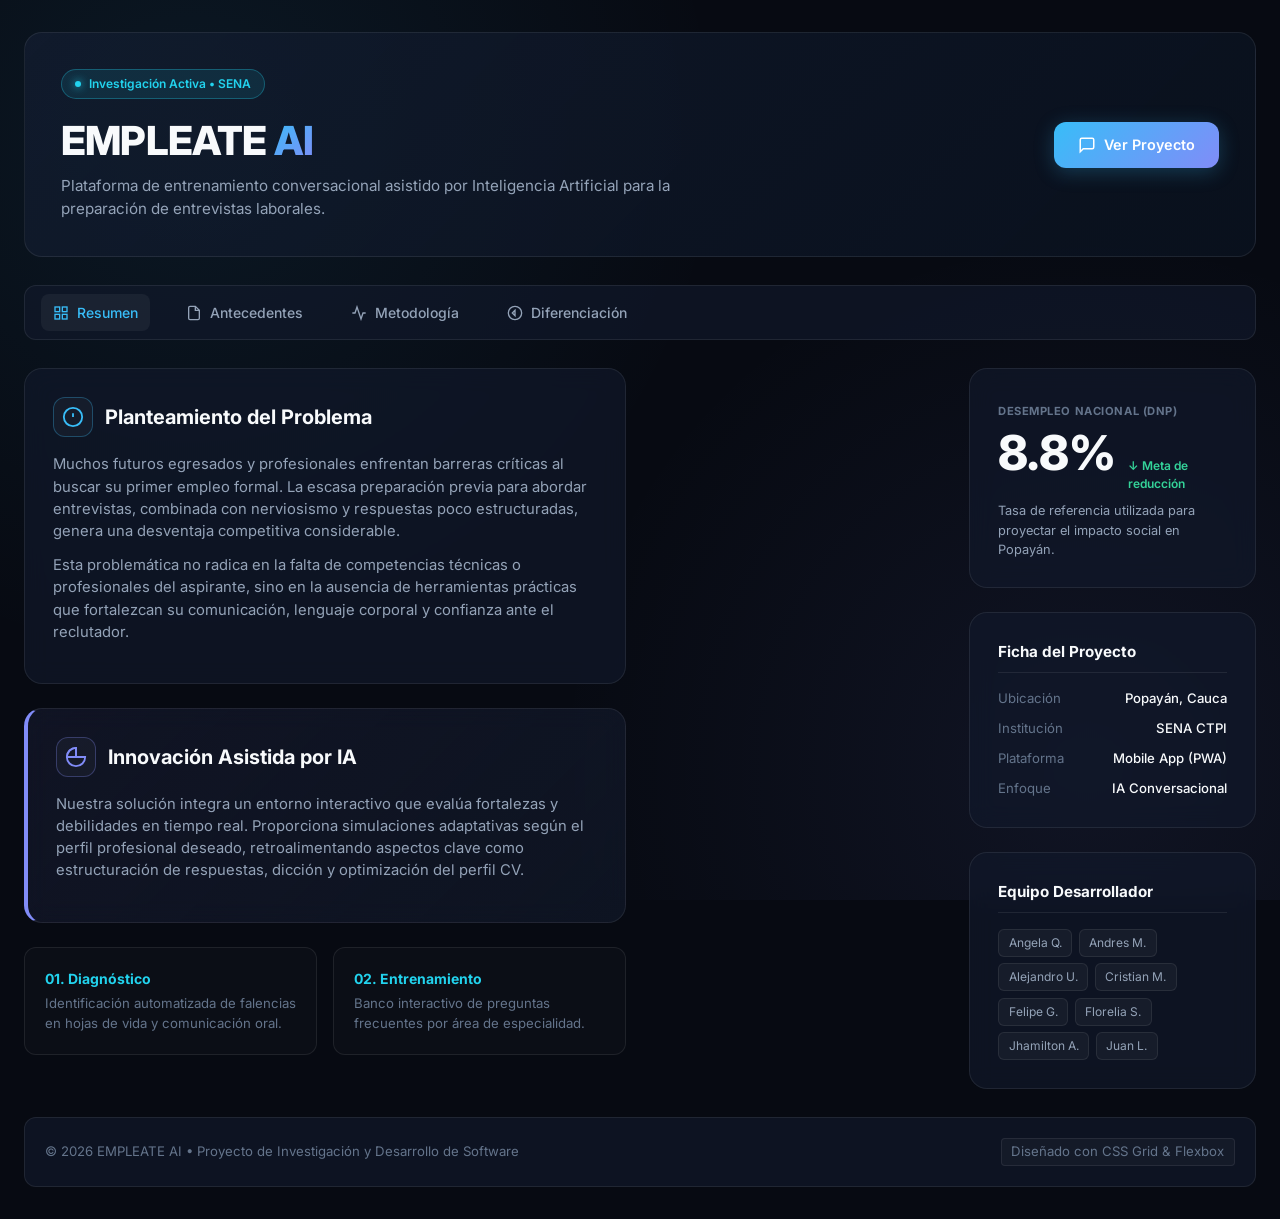
<file: cons/index.html>
<!DOCTYPE html>
<html lang="es">
<head>
  <meta charset="UTF-8">
  <meta name="viewport" content="width=device-width, initial-scale=1.0">
  <title>EMPLEATE AI — Portal de Investigación & Desarrollos</title>
  <link rel="stylesheet" href="styles.css">
  <!-- Fuente Inter desde Google Fonts -->
  <link rel="preconnect" href="https://fonts.googleapis.com">
  <link rel="preconnect" href="https://fonts.gstatic.com" crossorigin>
  <link href="https://fonts.googleapis.com/css2?family=Inter:wght@300;400;500;600;700;800&display=swap" rel="stylesheet">
</head>
<body>

  <!-- Layout Principal con CSS Grid -->
  <div class="app-container">

    <!-- ENCABEZADO PRINCIPAL -->
    <header class="header">
      <div class="header-branding">
        <div class="status-pill">
          <span class="status-dot"></span>
          <span>Investigación Activa &bull; SENA</span>
        </div>
        <h1>EMPLEATE <span class="gradient-text">AI</span></h1>
        <p class="header-description">
          Plataforma de entrenamiento conversacional asistido por Inteligencia Artificial para la preparación de entrevistas laborales.
        </p>
      </div>
      <div class="header-actions">
        <a href="#contacto" class="btn btn-primary">
          <svg width="18" height="18" viewBox="0 0 24 24" fill="none" stroke="currentColor" stroke-width="2"><path d="M21 15a2 2 0 0 1-2 2H7l-4 4V5a2 2 0 0 1 2-2h14a2 2 0 0 1 2 2z"></path></svg>
          Ver Proyecto
        </a>
      </div>
    </header>

    <!-- BARRA DE NAVEGACIÓN -->
    <nav class="nav">
      <ul class="nav-menu">
        <li><a href="#resumen" class="nav-item active">
          <svg width="16" height="16" viewBox="0 0 24 24" fill="none" stroke="currentColor" stroke-width="2"><rect x="3" y="3" width="7" height="7"></rect><rect x="14" y="3" width="7" height="7"></rect><rect x="14" y="14" width="7" height="7"></rect><rect x="3" y="14" width="7" height="7"></rect></svg>
          Resumen
        </a></li>
        <li><a href="#antecedentes" class="nav-item">
          <svg width="16" height="16" viewBox="0 0 24 24" fill="none" stroke="currentColor" stroke-width="2"><path d="M14 2H6a2 2 0 0 0-2 2v16a2 2 0 0 0 2 2h12a2 2 0 0 0 2-2V8z"></path><polyline points="14 2 14 8 20 8"></polyline></svg>
          Antecedentes
        </a></li>
        <li><a href="#metodologia" class="nav-item">
          <svg width="16" height="16" viewBox="0 0 24 24" fill="none" stroke="currentColor" stroke-width="2"><polyline points="22 12 18 12 15 21 9 3 6 12 2 12"></polyline></svg>
          Metodología
        </a></li>
        <li><a href="#diferenciacion" class="nav-item">
          <svg width="16" height="16" viewBox="0 0 24 24" fill="none" stroke="currentColor" stroke-width="2"><circle cx="12" cy="12" r="10"></circle><polygon points="12 8 8 12 12 16 12 8"></polygon></svg>
          Diferenciación
        </a></li>
      </ul>
    </nav>

    <!-- SECCIÓN PRINCIPAL (MAIN) -->
    <main class="main">
      
      <!-- Articulo 1: Planteamiento del Problema -->
      <article class="glass-card main-article">
        <div class="card-header">
          <div class="card-icon blue-glow">
            <svg width="22" height="22" viewBox="0 0 24 24" fill="none" stroke="currentColor" stroke-width="2"><circle cx="12" cy="12" r="10"></circle><line x1="12" y1="8" x2="12" y2="12"></line><line x1="12" y1="16" x2="12.01" y2="16"></line></svg>
          </div>
          <h2>Planteamiento del Problema</h2>
        </div>
        <p>
          Muchos futuros egresados y profesionales enfrentan barreras críticas al buscar su primer empleo formal. La escasa preparación previa para abordar entrevistas, combinada con nerviosismo y respuestas poco estructuradas, genera una desventaja competitiva considerable.
        </p>
        <p>
          Esta problemática no radica en la falta de competencias técnicas o profesionales del aspirante, sino en la ausencia de herramientas prácticas que fortalezcan su comunicación, lenguaje corporal y confianza ante el reclutador.
        </p>
      </article>

      <!-- Articulo 2: Solución Propuesta -->
      <article class="glass-card highlight-article">
        <div class="card-header">
          <div class="card-icon purple-glow">
            <svg width="22" height="22" viewBox="0 0 24 24" fill="none" stroke="currentColor" stroke-width="2"><path d="M12 2a10 10 0 1 0 10 10H12V2z"></path><path d="M12 12L2.1 12a10 10 0 0 1 9.9-10v10z"></path></svg>
          </div>
          <h2>Innovación Asistida por IA</h2>
        </div>
        <p>
          Nuestra solución integra un entorno interactivo que evalúa fortalezas y debilidades en tiempo real. Proporciona simulaciones adaptativas según el perfil profesional deseado, retroalimentando aspectos clave como estructuración de respuestas, dicción y optimización del perfil CV.
        </p>
      </article>

      <!-- Sub-grid de tarjetas secundarias dentro de MAIN -->
      <div class="inner-grid">
        <div class="mini-card">
          <h4>01. Diagnóstico</h4>
          <p>Identificación automatizada de falencias en hojas de vida y comunicación oral.</p>
        </div>
        <div class="mini-card">
          <h4>02. Entrenamiento</h4>
          <p>Banco interactivo de preguntas frecuentes por área de especialidad.</p>
        </div>
      </div>

    </main>

    <!-- ESPACIO EN BLANCO (.) DEFINIDO EN CSS GRID -->

    <!-- BARRA LATERAL (SIDEBAR / ASIDE) -->
    <aside class="sidebar">
      
      <!-- Widget Metric -->
      <div class="glass-card widget-stat">
        <span class="widget-label">DESEMPLEO NACIONAL (DNP)</span>
        <div class="stat-container">
          <span class="stat-value">8.8%</span>
          <span class="stat-trend negative">&darr; Meta de reducción</span>
        </div>
        <p class="widget-desc">Tasa de referencia utilizada para proyectar el impacto social en Popayán.</p>
      </div>

      <!-- Widget Ficha Técnica -->
      <div class="glass-card widget-info">
        <h3>Ficha del Proyecto</h3>
        <ul class="info-list">
          <li>
            <span class="info-key">Ubicación</span>
            <span class="info-val">Popayán, Cauca</span>
          </li>
          <li>
            <span class="info-key">Institución</span>
            <span class="info-val">SENA CTPI</span>
          </li>
          <li>
            <span class="info-key">Plataforma</span>
            <span class="info-val">Mobile App (PWA)</span>
          </li>
          <li>
            <span class="info-key">Enfoque</span>
            <span class="info-val">IA Conversacional</span>
          </li>
        </ul>
      </div>

      <!-- Widget Integrantes -->
      <div class="glass-card widget-team">
        <h3>Equipo Desarrollador</h3>
        <div class="team-tags">
          <span class="team-tag">Angela Q.</span>
          <span class="team-tag">Andres M.</span>
          <span class="team-tag">Alejandro U.</span>
          <span class="team-tag">Cristian M.</span>
          <span class="team-tag">Felipe G.</span>
          <span class="team-tag">Florelia S.</span>
          <span class="team-tag">Jhamilton A.</span>
          <span class="team-tag">Juan L.</span>
        </div>
      </div>

    </aside>

    <!-- PIE DE PÁGINA -->
    <footer class="footer">
      <div class="footer-content">
        <p>&copy; 2026 EMPLEATE AI &bull; Proyecto de Investigación y Desarrollo de Software</p>
        <span class="footer-badge">Diseñado con CSS Grid & Flexbox</span>
      </div>
    </footer>

  </div>

</body>
</html>
</file>
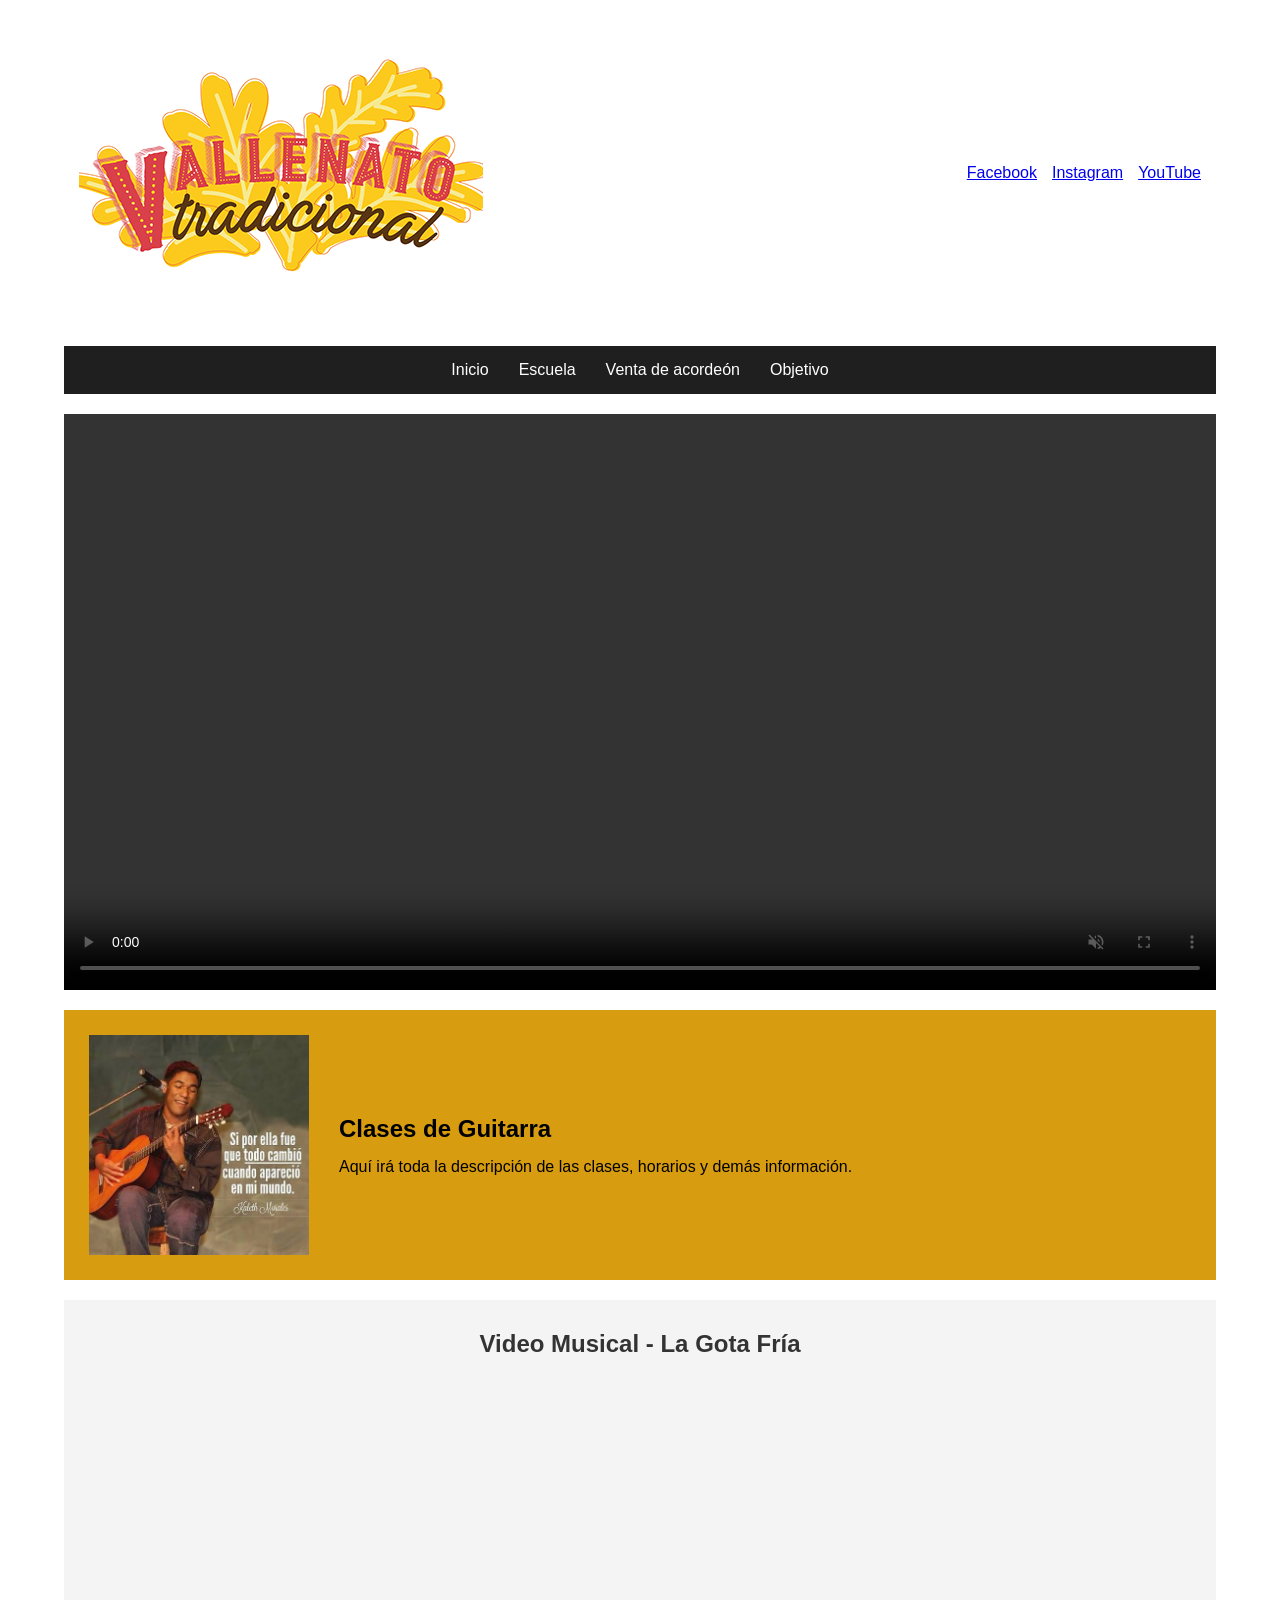
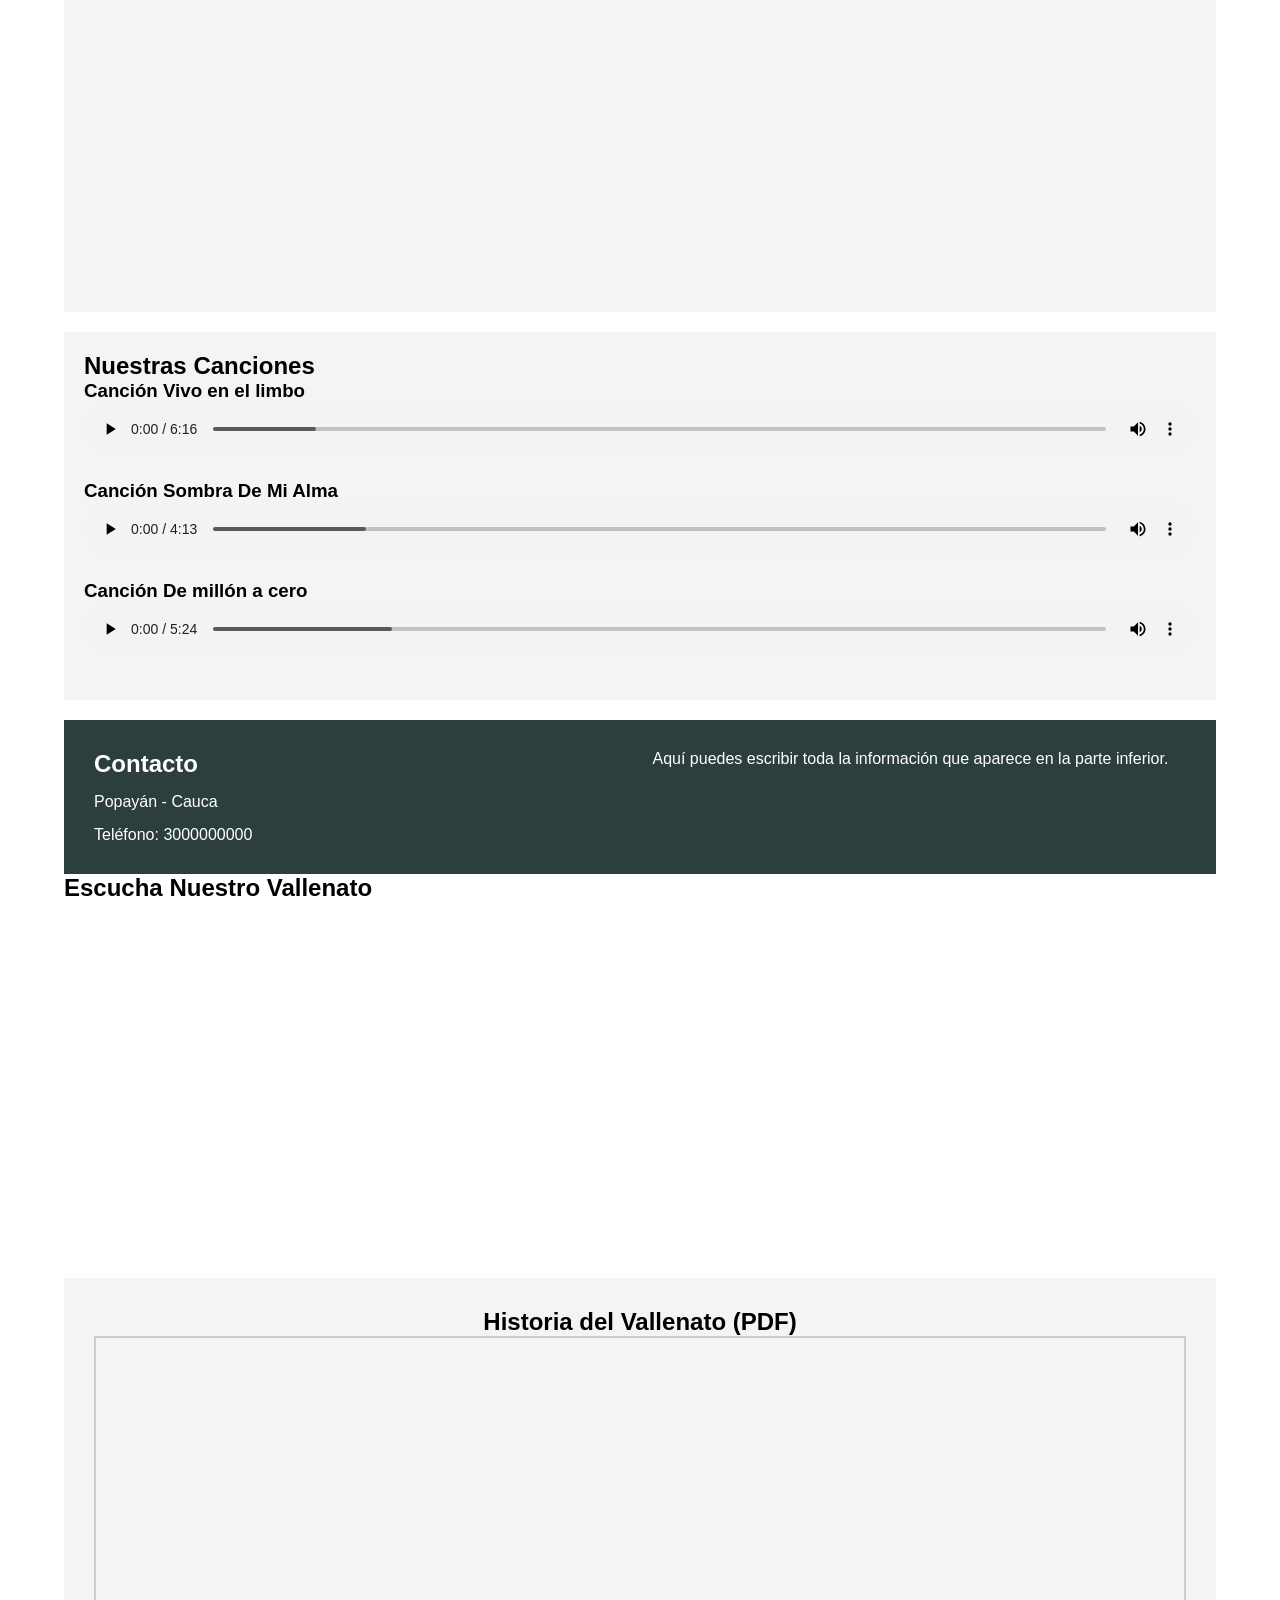
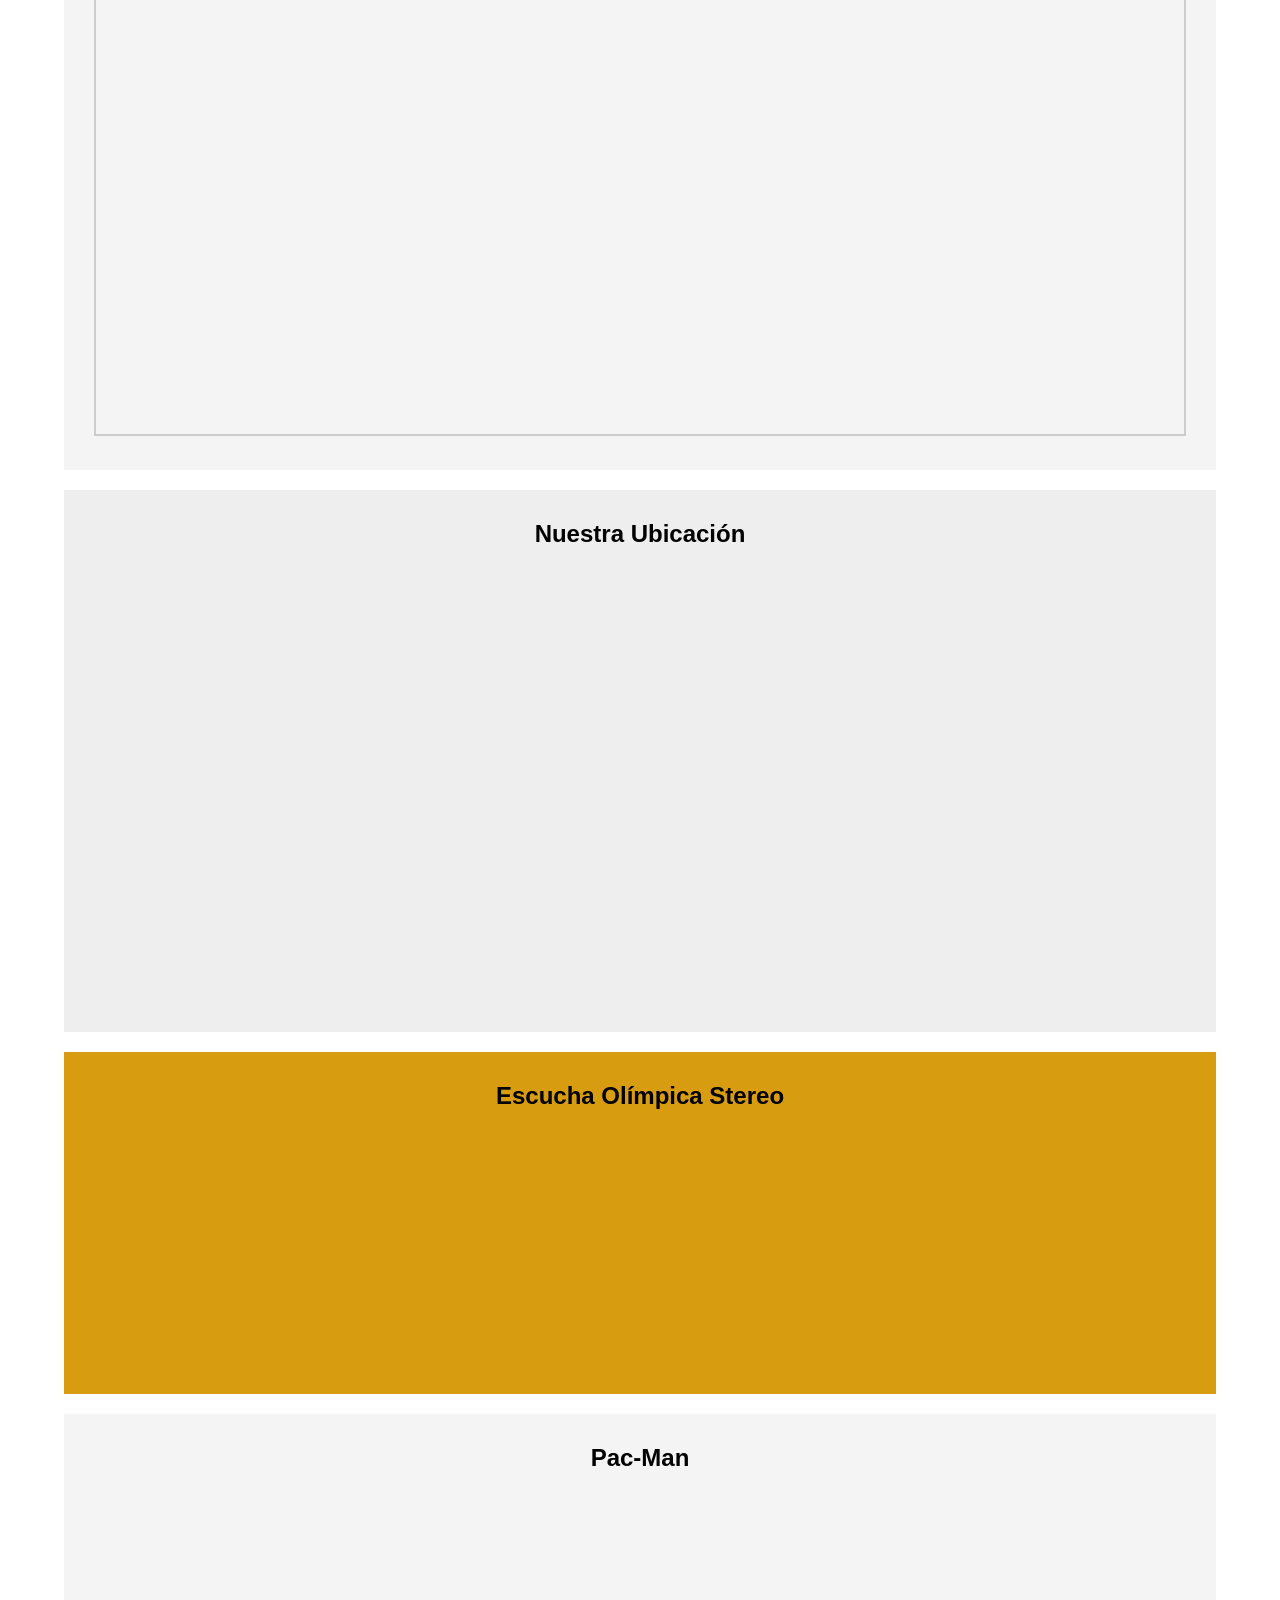
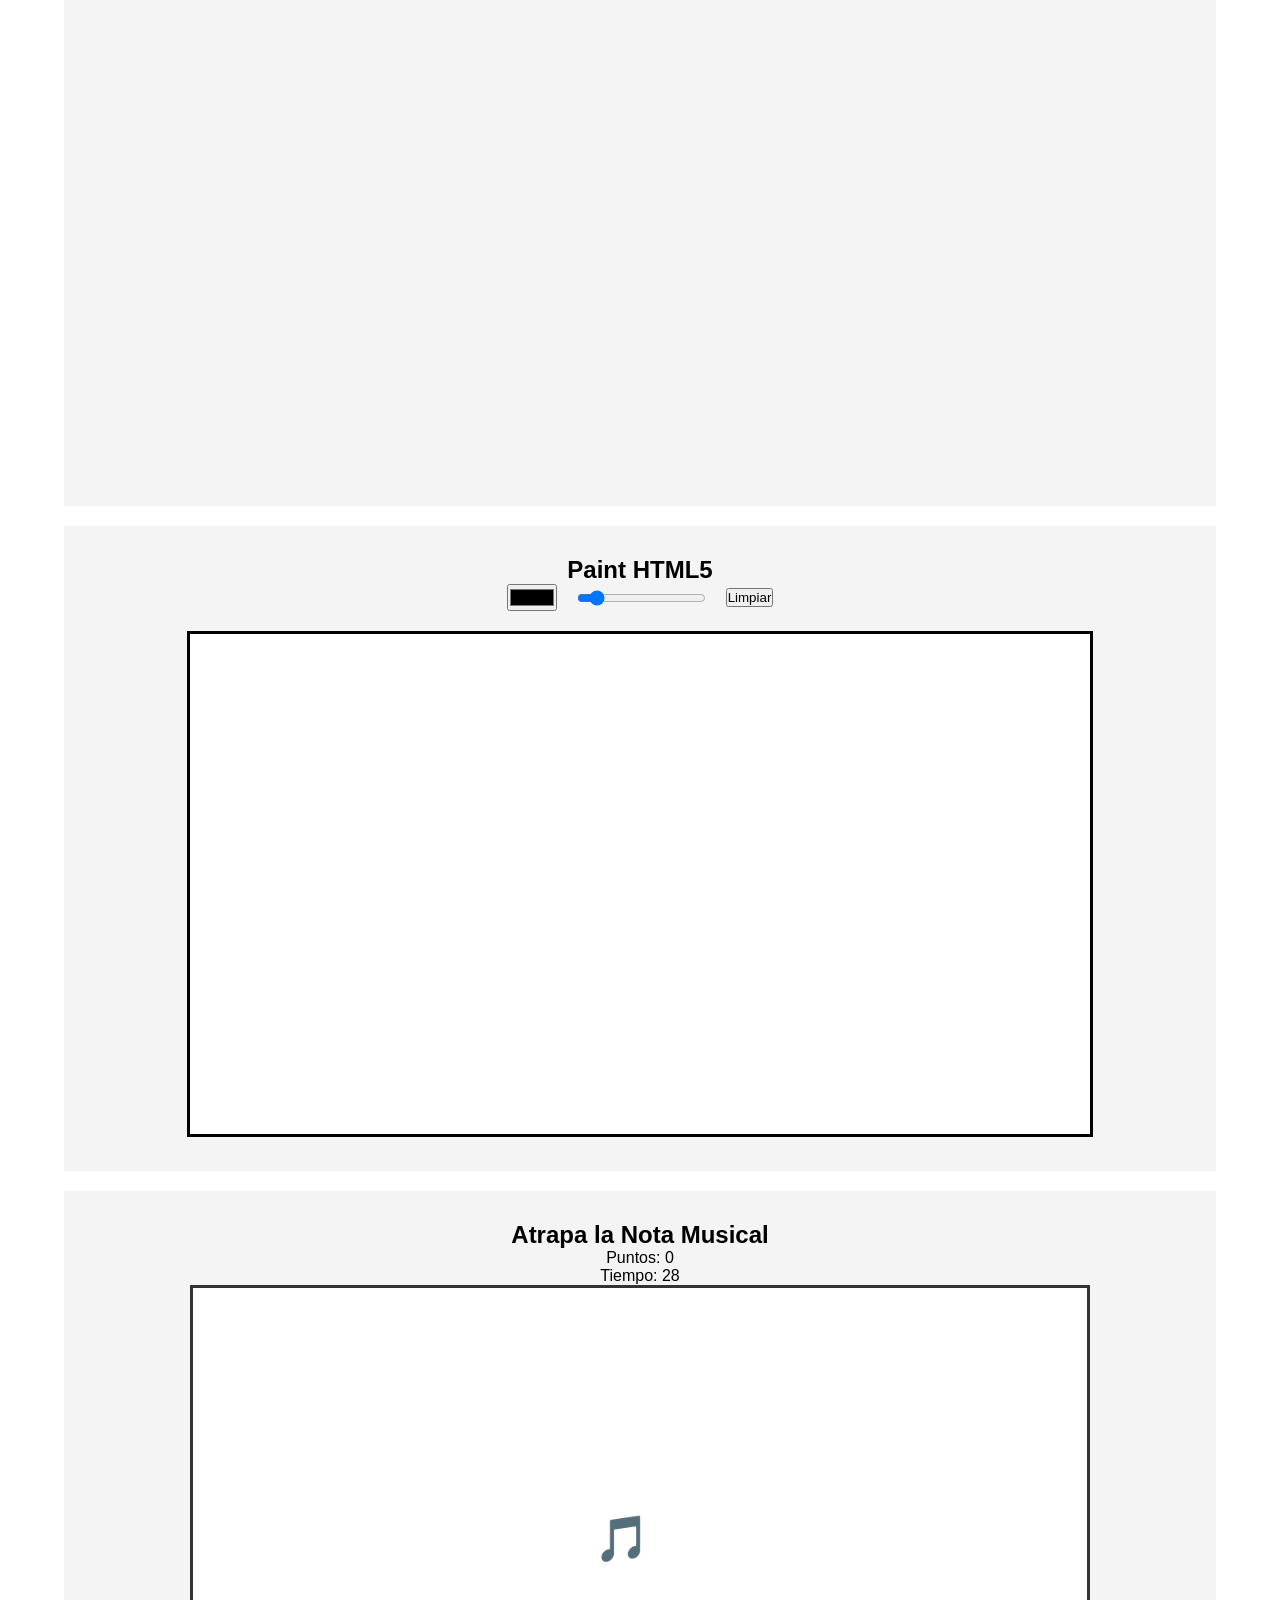
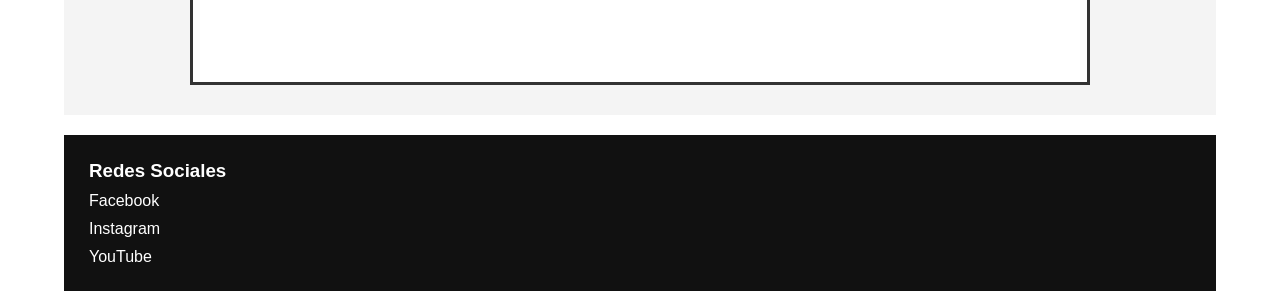
<file: html5.2/index.html>
<!DOCTYPE html>
<html lang="es">
<head>
    <meta charset="UTF-8">
    <meta name="viewport" content="width=device-width, initial-scale=1.0">
    <title>Escuela de Acordeón</title>
    <link rel="stylesheet" href="style.css">
</head>
<body>

<header>

    <img src="img/logovallenato.png" alt="Logo">

    <aside class="redes">
        <a href="#">Facebook</a>
        <a href="#">Instagram</a>
        <a href="#">YouTube</a>
    </aside>

</header>

<nav>

    <a href="#">Inicio</a>
    <a href="#">Escuela</a>
    <a href="#">Venta de acordeón</a>
    <a href="#">Objetivo</a>

</nav>

<div id="slider">

    <video controls autoplay muted loop>

        <source src="video/WhatsApp Video 2026-07-24 at 8.51.29 AM.mp4" type="video/mp4">

        Tu navegador no soporta el video.

    </video>

</div>

<main>

<section class="amarillo">

    <img src="img/guitarra.jpg" alt="Guitarra">

    <article>

        <h2>Clases de Guitarra</h2>

        <p>
            Aquí irá toda la descripción de las clases,
            horarios y demás información.
        </p>

    </article>

</section>

<section class="video-web">

    <h2>Video Musical - La Gota Fría</h2>

    <iframe 
  width="560" 
  height="315" 
  src="https://www.youtube.com/embed/lIRQS71Ggfs" 
  title="YouTube video player" 
  frameborder="0" 
  allow="accelerometer; autoplay; clipboard-write; encrypted-media; gyroscope; picture-in-picture; web-share" 
  referrerpolicy="strict-origin-when-cross-origin" 
  allowfullscreen>
</iframe>

</section>

<section class="musica">

    <h2>Nuestras Canciones</h2>

    <article>

        <h3>Canción Vivo en el limbo</h3>

        <audio controls>
            <source src="audio/Vivo en el limbo.mp3" type="audio/mpeg">
        </audio>

    </article>

    <article>

        <h3>Canción Sombra De Mi Alma</h3>

        <audio controls>
            <source src="audio/Sombra De Mi Alma.mp3" type="audio/mpeg">
        </audio>

    </article>

    <article>

        <h3>Canción De millón a cero</h3>

        <audio controls>
            <source src="audio/De millón a cero - kaleth Morales.mp3" type="audio/mpeg">
        </audio>

    </article>

</section>

<section class="gris">

    <article>

        <h2>Contacto</h2>

        <p>Popayán - Cauca</p>

        <p>Teléfono: 3000000000</p>

    </article>

    <article>

        <p>
            Aquí puedes escribir toda la información
            que aparece en la parte inferior.
        </p>

    </article>

</section>

<section class="spotify">

    <h2>Escucha Nuestro Vallenato</h2>

    <iframe data-testid="embed-iframe" style="border-radius:12px" src="https://open.spotify.com/embed/track/6asU7VrauYm6nqd1lZw3pP?utm_source=generator&si=2dfbc2f7fb9c4528" width="100%" height="352" frameBorder="0" allowfullscreen="" allow="autoplay; clipboard-write; encrypted-media; fullscreen; picture-in-picture" loading="lazy"></iframe>

</section>

<section class="pdf">

    <h2>Historia del Vallenato (PDF)</h2>

    <iframe
        src="pdf/Dialnet-OrigenesDeLaMusicaVallenataYSustentabilidadCultura-9482979.pdf"
        width="100%"
        height="700">
    </iframe>

</section>


<section class="mapa">

    <h2>Nuestra Ubicación</h2>

    <iframe src="https://www.google.com/maps/embed?pb=!1m18!1m12!1m3!1d4899.575488975486!2d-76.55755912503137!3d2.4753794975033743!2m3!1f0!2f0!3f0!3m2!1i1024!2i768!4f13.1!3m3!1m2!1s0x8e3005304a8c98bb%3A0xa1bb2b44994d0e71!2sFuerza%20Vallenata!5e1!3m2!1ses-419!2sco!4v1784738673205!5m2!1ses-419!2sco" width="600" height="450" style="border:0;" allowfullscreen="" loading="lazy" referrerpolicy="strict-origin-when-cross-origin"></iframe>

</section>


<section class="emisora">

    <h2>Escucha Olímpica Stereo</h2>

    <iframe
        src="https://zeno.fm/player/olimpica-stereo"
        width="100%"
        height="250"
        frameborder="0"
        scrolling="no">
    </iframe>

</section>

<section class="juego">

    <h2>Pac-Man</h2>

    <iframe
        src="https://freepacman.org/"
        width="100%"
        height="600">
    </iframe>

</section>

<section class="paint">

    <h2>Paint HTML5</h2>

    <div class="herramientas">

        <input type="color" id="color" value="#000000">

        <input type="range" id="grosor" min="1" max="20" value="3">

        <button id="limpiar">Limpiar</button>

    </div>

    <canvas id="lienzo" width="900" height="500"></canvas>

</section>

<section class="juego-js">

    <h2>Atrapa la Nota Musical</h2>

    <p>Puntos: <span id="puntos">0</span></p>

    <p>Tiempo: <span id="tiempo">30</span></p>

    <div id="areaJuego">

        <div id="nota">🎵</div>

    </div>

</section>

<footer>

    <article>

        <h3>Redes Sociales</h3>

        <p>Facebook</p>
        <p>Instagram</p>
        <p>YouTube</p>

    </article>

</footer>

</main>

<script src="script.js"></script>
</body>
</html>
</file>
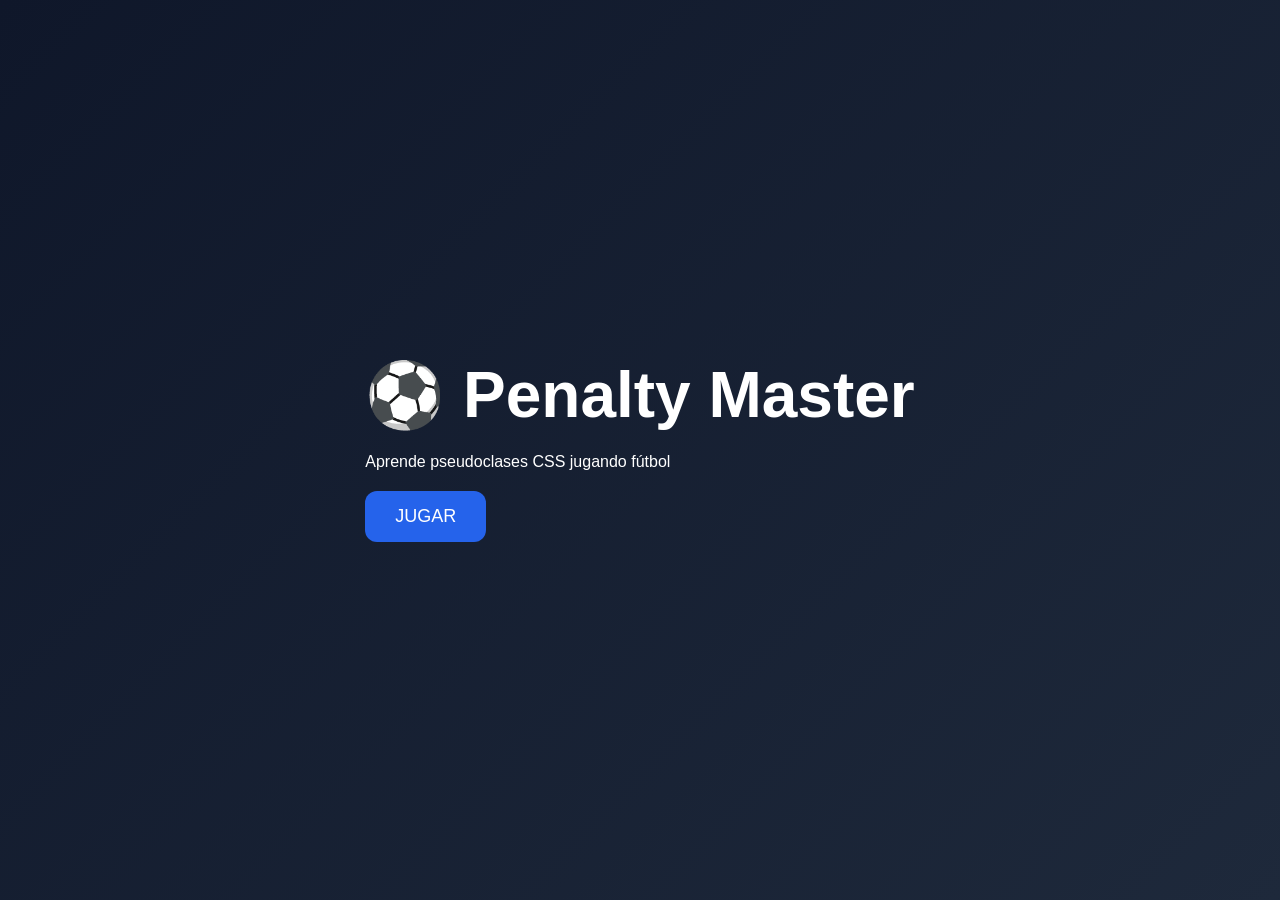
<file: PenaltyMaster/index.html>
<!DOCTYPE html>
<html lang="es">
<head>

    <meta charset="UTF-8">
    <meta name="viewport" content="width=device-width, initial-scale=1.0">

    <title>Penalty Master</title>

    <link rel="stylesheet" href="css/style.css">

</head>
<body>

<!-- =================================== -->
<!-- INICIO -->
<!-- =================================== -->

<section id="pantallaInicio" class="pantalla activa">

    <div class="contenedor">

        <h1>⚽ Penalty Master</h1>

        <p>
            Aprende pseudoclases CSS jugando fútbol
        </p>

        <button id="btnIniciar">
            JUGAR
        </button>

    </div>

</section>

<!-- =================================== -->
<!-- EQUIPOS -->
<!-- =================================== -->

<section id="pantallaEquipos" class="pantalla">

    <h2>Selecciona tu equipo</h2>

    <div class="equipos">

        <label class="equipo-card">

            <input type="radio"
                   name="equipo"
                   value="colombia">

            🇨🇴 Colombia

        </label>

        <label class="equipo-card">

            <input type="radio"
                   name="equipo"
                   value="brasil">

            🇧🇷 Brasil

        </label>

        <label class="equipo-card">

            <input type="radio"
                   name="equipo"
                   value="argentina">

            🇦🇷 Argentina

        </label>

        <label class="equipo-card">

            <input type="radio"
                   name="equipo"
                   value="francia">

            🇫🇷 Francia

        </label>

        <label class="equipo-card">

            <input type="radio"
                   name="equipo"
                   value="españa">

            🇪🇸 España

        </label>

    </div>

    <button id="btnEquipo">
        Continuar
    </button>

</section>

<!-- =================================== -->
<!-- JUGADORES -->
<!-- =================================== -->

<section id="pantallaJugadores" class="pantalla">

    <h2>Registro de Jugadores</h2>

    <div class="configuracion">

        <label>

            Cantidad de jugadores

            <select id="cantidadJugadores">

                <option value="3">3</option>

                <option value="5">5</option>

                <option value="7">7</option>

                <option value="11">11</option>

            </select>

        </label>

        <button id="crearFormulario">

            Crear Jugadores

        </button>

    </div>

    <div id="formJugadores">

        <!-- Se crea automáticamente -->

    </div>

    <button id="guardarJugadores">

        Guardar Equipo

    </button>

</section>

<!-- =================================== -->
<!-- FORMACION -->
<!-- =================================== -->

<section id="pantallaFormacion" class="pantalla">

    <h2>⚽ Formación del Equipo</h2>

    <p>
        Los jugadores se crearán automáticamente
    </p>

    <div id="equipoGenerado">

    </div>

    <button id="btnPenales">

        Iniciar Penales

    </button>

</section>

<!-- =================================== -->
<!-- PENALES -->
<!-- =================================== -->

<section id="pantallaPenales" class="pantalla">

    <h2>🥅 Tanda de Penales</h2>

    <div id="marcador">

        <span>⚽ Goles: 0</span>

        <span>🥅 Atajadas: 0</span>

    </div>

    <div id="jugadorActual">

        Jugador Actual

    </div>

    <div class="cancha">

    <div class="grama">

        <!-- Área -->

        <div class="area"></div>

        <!-- Portería -->

        <div class="porteria">

            <div class="poste izquierdo"></div>

            <div class="poste derecho"></div>

            <div class="travesano"></div>

            <div class="red"></div>

<div class="zonas-tiro">

    <div class="zona" data-x="20" data-y="25"></div>
    <div class="zona" data-x="50" data-y="25"></div>
    <div class="zona" data-x="80" data-y="25"></div>

    <div class="zona" data-x="20" data-y="55"></div>
    <div class="zona" data-x="50" data-y="55"></div>
    <div class="zona" data-x="80" data-y="55"></div>

    <div class="zona" data-x="20" data-y="85"></div>
    <div class="zona" data-x="50" data-y="85"></div>
    <div class="zona" data-x="80" data-y="85"></div>

</div>


            <!-- Arquero -->

            <div id="arquero" class="arquero"></div>

        </div>

        <!-- Balón -->

        <div id="balon" class="balon"></div>

        <!-- Jugador -->

        <div id="jugador" class="jugador"></div>

    </div>

</div>

    <div class="direcciones">

        <button class="direccion"
                data-dir="izquierda">

            ⬅️

        </button>

        <button class="direccion"
                data-dir="centro">

            ⬆️

        </button>

        <button class="direccion"
                data-dir="derecha">

            ➡️

        </button>

    </div>

    <div id="resultadoPenal">

    </div>

</section>

<!-- =================================== -->
<!-- RESULTADOS -->
<!-- =================================== -->

<section id="pantallaResultado" class="pantalla">

    <h2>🏆 Resultado Final</h2>

    <div id="estadisticas">

        <p>Partido Finalizado</p>

    </div>

    <button id="reiniciar">

        Jugar Nuevamente

    </button>

</section>

<script src="js/script.js"></script>

</body>
</html>
</file>
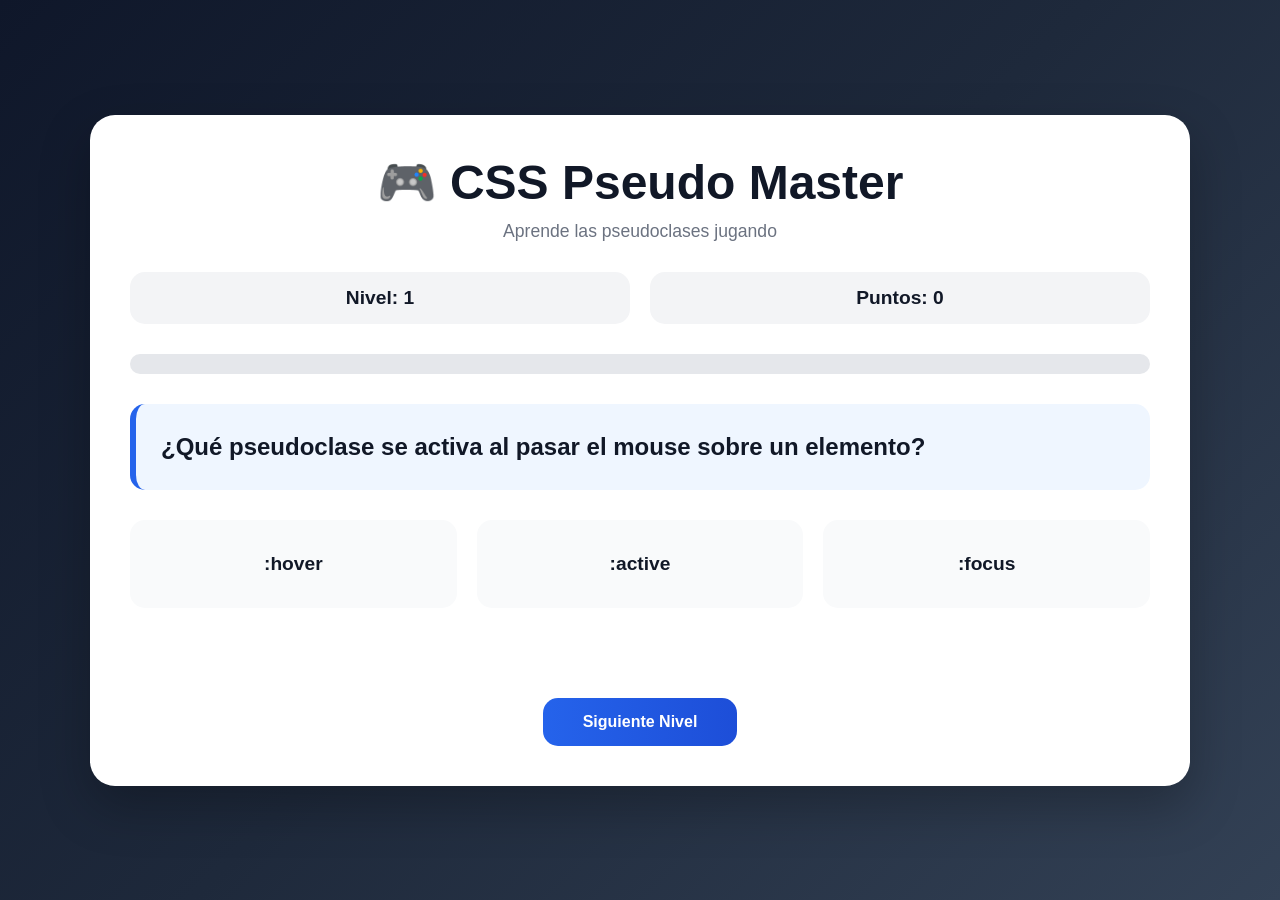
<file: juego/indeex.html>
<!DOCTYPE html>
<html lang="es">

<head>
    <meta charset="UTF-8">
    <meta name="viewport" content="width=device-width, initial-scale=1.0">
    <title>CSS Pseudo Master</title>

    <link rel="stylesheet" href="style.css">
</head>

<body>

    <section class="game-container">

        <!-- ENCABEZADO -->

        <div class="header">

            <h1>🎮 CSS Pseudo Master</h1>

            <p>
                Aprende las pseudoclases jugando
            </p>

        </div>

        <!-- ESTADISTICAS -->

        <div class="stats">

            <div class="stat-box">
                Nivel:
                <span id="nivel">
                    1
                </span>
            </div>

            <div class="stat-box">
                Puntos:
                <span id="score">
                    0
                </span>
            </div>

        </div>

        <!-- BARRA DE PROGRESO -->

        <div class="progress-container">

            <div
                id="progress-bar"
                class="progress-bar">
            </div>

        </div>

        <!-- PREGUNTA -->

        <div class="question-card">

            <h2 id="question">

                Cargando pregunta...

            </h2>

        </div>

        <!-- OPCIONES -->

        <div
            id="options"
            class="options">

        </div>

        <!-- MENSAJE -->

        <div
            id="message"
            class="message">

        </div>

        <!-- BOTON -->

        <div class="button-container">

            <button
                id="nextBtn">

                Siguiente Nivel

            </button>

        </div>

        <!-- RESULTADO FINAL -->

        <div
            id="final-screen"
            class="final-screen">

            <h2>
                🏆 Juego Completado
            </h2>

            <p id="final-score">

            </p>

            <h3 id="rank">

            </h3>

            <button
                onclick="location.reload()">

                Jugar Otra Vez

            </button>

        </div>

    </section>

    <script src="jue.js"></script>

</body>

</html>
</file>
<file: cons/styles.css>
/* ===================================================
   1. VARIABLES DE DISEÑO & CONFIGURACIÓN GLOBAL
   =================================================== */
:root {
  --bg-dark: #070a12;
  --bg-card: rgba(18, 26, 43, 0.65);
  --bg-card-hover: rgba(26, 37, 61, 0.85);
  --border-color: rgba(255, 255, 255, 0.08);
  --border-glow: rgba(56, 189, 248, 0.25);
  
  --accent-blue: #38bdf8;
  --accent-purple: #818cf8;
  --accent-cyan: #22d3ee;
  --text-primary: #f8fafc;
  --text-secondary: #94a3b8;
  --text-muted: #64748b;

  --font-main: 'Inter', system-ui, -apple-system, sans-serif;
  --radius-lg: 18px;
  --radius-md: 12px;
  --radius-sm: 8px;
}

* {
  margin: 0;
  padding: 0;
  box-sizing: border-box;
}

body {
  background-color: var(--bg-dark);
  background-image: 
    radial-gradient(circle at 15% 15%, rgba(56, 189, 248, 0.08) 0%, transparent 40%),
    radial-gradient(circle at 85% 85%, rgba(129, 140, 248, 0.08) 0%, transparent 40%);
  background-attachment: fixed;
  color: var(--text-primary);
  font-family: var(--font-main);
  min-height: 100vh;
  padding: 2rem 1.5rem;
  line-height: 1.5;
}

/* ===================================================
   2. MAPA DE ÁREAS CSS GRID (Estructura de la Clase)
   =================================================== */
.header  { grid-area: header; }
.nav     { grid-area: nav; }
.main    { grid-area: main; }
.sidebar { grid-area: sidebar; }
.footer  { grid-area: footer; }

.app-container {
  display: grid;
  
  /* 4 Columnas distribuidas */
  grid-template-columns: repeat(4, 1fr); 
  grid-template-rows: auto auto 1fr auto;

  /* MAPA DE ÁREAS
     Usamos el punto '.' para crear la tercera columna vacía (empty) */
  grid-template-areas:
    "header  header  header   header"
    "nav     nav     nav      nav"
    "main    main    .        sidebar"
    "footer  footer  footer   footer";

  gap: 1.75rem;
  max-width: 1320px;
  margin: 0 auto;
}

/* ===================================================
   3. ESTILOS DE COMPONENTES GLASSMORPHISM
   =================================================== */
.glass-card {
  background: var(--bg-card);
  backdrop-filter: blur(12px);
  -webkit-backdrop-filter: blur(12px);
  border: 1px solid var(--border-color);
  border-radius: var(--radius-lg);
  padding: 1.75rem;
  transition: all 0.3s cubic-bezier(0.16, 1, 0.3, 1);
}

.glass-card:hover {
  border-color: var(--border-glow);
  box-shadow: 0 10px 30px -10px rgba(0, 0, 0, 0.5);
  transform: translateY(-2px);
}

/* --- ENCABEZADO --- */
.header {
  background: linear-gradient(135deg, rgba(20, 30, 50, 0.7), rgba(10, 18, 32, 0.8));
  border: 1px solid var(--border-color);
  border-radius: var(--radius-lg);
  padding: 2.25rem;
  display: flex;
  justify-content: space-between;
  align-items: center;
  gap: 2rem;
}

.status-pill {
  display: inline-flex;
  align-items: center;
  gap: 0.5rem;
  background: rgba(34, 211, 238, 0.1);
  border: 1px solid rgba(34, 211, 238, 0.3);
  color: var(--accent-cyan);
  padding: 0.3rem 0.8rem;
  border-radius: 20px;
  font-size: 0.75rem;
  font-weight: 600;
  margin-bottom: 0.75rem;
}

.status-dot {
  width: 6px;
  height: 6px;
  background-color: var(--accent-cyan);
  border-radius: 50%;
  box-shadow: 0 0 8px var(--accent-cyan);
}

.header h1 {
  font-size: 2.5rem;
  font-weight: 800;
  letter-spacing: -0.02em;
}

.gradient-text {
  background: linear-gradient(135deg, var(--accent-blue), var(--accent-purple));
  -webkit-background-clip: text;
  -webkit-text-fill-color: transparent;
}

.header-description {
  color: var(--text-secondary);
  font-size: 0.95rem;
  max-width: 650px;
  margin-top: 0.25rem;
}

.btn {
  display: inline-flex;
  align-items: center;
  gap: 0.5rem;
  padding: 0.75rem 1.5rem;
  border-radius: var(--radius-md);
  font-weight: 600;
  font-size: 0.9rem;
  text-decoration: none;
  transition: all 0.2s ease;
}

.btn-primary {
  background: linear-gradient(135deg, var(--accent-blue), var(--accent-purple));
  color: #fff;
  box-shadow: 0 4px 20px rgba(56, 189, 248, 0.25);
}

.btn-primary:hover {
  opacity: 0.95;
  transform: translateY(-1px);
}

/* --- NAVEGACIÓN --- */
.nav {
  background: var(--bg-card);
  border: 1px solid var(--border-color);
  border-radius: var(--radius-md);
  padding: 0.5rem 1rem;
}

.nav-menu {
  display: flex;
  list-style: none;
  gap: 1.5rem;
}

.nav-item {
  display: flex;
  align-items: center;
  gap: 0.5rem;
  color: var(--text-secondary);
  text-decoration: none;
  font-size: 0.875rem;
  font-weight: 500;
  padding: 0.5rem 0.75rem;
  border-radius: var(--radius-sm);
  transition: all 0.2s ease;
}

.nav-item:hover, .nav-item.active {
  color: var(--text-primary);
  background: rgba(255, 255, 255, 0.05);
}

.nav-item.active {
  color: var(--accent-blue);
}

/* --- MAIN CONTENIDO --- */
.main {
  display: flex;
  flex-direction: column;
  gap: 1.5rem;
}

.card-header {
  display: flex;
  align-items: center;
  gap: 0.75rem;
  margin-bottom: 1rem;
}

.card-icon {
  display: flex;
  align-items: center;
  justify-content: center;
  width: 40px;
  height: 40px;
  border-radius: var(--radius-md);
  background: rgba(255, 255, 255, 0.03);
  border: 1px solid var(--border-color);
}

.blue-glow { color: var(--accent-blue); border-color: rgba(56, 189, 248, 0.3); }
.purple-glow { color: var(--accent-purple); border-color: rgba(129, 140, 248, 0.3); }

.main-article h2, .highlight-article h2 {
  font-size: 1.25rem;
  font-weight: 700;
}

.main-article p, .highlight-article p {
  color: var(--text-secondary);
  font-size: 0.925rem;
  margin-bottom: 0.75rem;
}

.highlight-article {
  background: linear-gradient(135deg, rgba(129, 140, 248, 0.08), rgba(18, 26, 43, 0.65));
  border-left: 4px solid var(--accent-purple);
}

.inner-grid {
  display: grid;
  grid-template-columns: repeat(2, 1fr);
  gap: 1rem;
}

.mini-card {
  background: rgba(255, 255, 255, 0.02);
  border: 1px solid var(--border-color);
  border-radius: var(--radius-md);
  padding: 1.25rem;
}

.mini-card h4 {
  color: var(--accent-cyan);
  font-size: 0.875rem;
  margin-bottom: 0.35rem;
}

.mini-card p {
  color: var(--text-muted);
  font-size: 0.825rem;
}

/* --- SIDEBAR / ASIDE --- */
.sidebar {
  display: flex;
  flex-direction: column;
  gap: 1.5rem;
}

.widget-label {
  font-size: 0.7rem;
  font-weight: 700;
  color: var(--text-muted);
  letter-spacing: 0.05em;
}

.stat-container {
  display: flex;
  align-items: baseline;
  gap: 0.75rem;
  margin: 0.5rem 0;
}

.stat-value {
  font-size: 3rem;
  font-weight: 800;
  color: var(--text-primary);
  line-height: 1;
}

.stat-trend {
  font-size: 0.75rem;
  font-weight: 600;
  color: #34d399;
}

.widget-desc {
  font-size: 0.8rem;
  color: var(--text-secondary);
}

.widget-info h3, .widget-team h3 {
  font-size: 0.95rem;
  font-weight: 700;
  margin-bottom: 1rem;
  padding-bottom: 0.5rem;
  border-bottom: 1px solid var(--border-color);
}

.info-list {
  list-style: none;
  display: flex;
  flex-direction: column;
  gap: 0.65rem;
}

.info-list li {
  display: flex;
  justify-content: space-between;
  font-size: 0.825rem;
}

.info-key { color: var(--text-muted); }
.info-val { color: var(--text-primary); font-weight: 500; }

.team-tags {
  display: flex;
  flex-wrap: wrap;
  gap: 0.4rem;
}

.team-tag {
  background: rgba(255, 255, 255, 0.04);
  border: 1px solid var(--border-color);
  padding: 0.25rem 0.6rem;
  border-radius: 6px;
  font-size: 0.75rem;
  color: var(--text-secondary);
}

/* --- FOOTER --- */
.footer {
  background: var(--bg-card);
  border: 1px solid var(--border-color);
  border-radius: var(--radius-md);
  padding: 1.25rem;
}

.footer-content {
  display: flex;
  justify-content: space-between;
  align-items: center;
  font-size: 0.825rem;
  color: var(--text-muted);
}

.footer-badge {
  background: rgba(255, 255, 255, 0.03);
  padding: 0.2rem 0.6rem;
  border-radius: 4px;
  border: 1px solid var(--border-color);
}

/* ===================================================
   4. RESPONSIVIDAD (MEDIA QUERIES)
   =================================================== */
@media (max-width: 900px) {
  .app-container {
    grid-template-columns: 1fr;
    grid-template-areas:
      "header"
      "nav"
      "main"
      "sidebar"
      "footer";
  }

  .header {
    flex-direction: column;
    align-items: flex-start;
  }

  .inner-grid {
    grid-template-columns: 1fr;
  }
}
</file>
<file: html5.2/style.css>
*{
    margin:0;
    padding:0;
    box-sizing:border-box;
}

body{
    width:90%;
    margin:auto;
    font-family:Arial, Helvetica, sans-serif;
}

/* HEADER */

header{
    display:flex;
    justify-content:space-between;
    align-items:center;
    padding:15px;
    background:white;
}

.redes{
    display:flex;
    gap:15px;
}

/* NAV */

nav{
    display:flex;
    justify-content:center;
    gap:30px;
    background:#1f1f1f;
    padding:15px;
}

nav a{
    color:white;
    text-decoration:none;
}

/* SLIDER */

#slider {
    width: 100%;
    margin: 20px 0;
    background-color: #000; /* Fondo negro opcional por si el video no ocupa todo el ancho */
}

#slider video {
    width: 100%;
    height: auto; /* Permite que la altura escala de forma proporcional */
    display: block;
}

/* CONTENEDOR AMARILLO */

.amarillo{

    display:flex;

    align-items:center;

    gap:30px;

    background:#d79c10;

    padding:25px;

}

.amarillo img{

    width:220px;

}

.amarillo article{

    display:flex;

    flex-direction:column;

    justify-content:center;

    gap:15px;

}

/* CONTENEDOR GRIS */

.gris{

    display:flex;

    justify-content:space-between;

    gap:25px;

    background:#2d3f3d;

    color:white;

    padding:30px;

    margin-top:20px;

}

.gris article{

    flex:1;

    display:flex;

    flex-direction:column;

    gap:15px;

}

/* FOOTER */

footer{

    display:flex;

    justify-content:flex-start;

    background:#111;

    color:white;

    padding:25px;

    margin-top:20px;

}

footer article{

    display:flex;

    flex-direction:column;

    gap:10px;

}

.musica{
    background: #f4f4f4;
    padding: 20px;
    margin: 20px 0;
}

.musica article{
    margin-bottom: 20px;
}

.musica audio{
    width: 100%;
}


.video-web{
    background: #f4f4f4;
    padding: 30px;
    margin: 20px 0;
    text-align: center;
}

.video-web h2{
    margin-bottom: 20px;
    color: #333;
}

.video-web iframe{
    width: 100%;
    max-width: 900px;
    height: 500px;
    border: none;
    border-radius: 10px;
}

.pdf{
    padding:30px;
    background:#f4f4f4;
    margin:20px 0;
    text-align:center;
}

.pdf iframe{
    width:100%;
    height:700px;
    border:2px solid #ccc;
}

.mapa{

    background:#eeeeee;

    padding:30px;

    margin:20px 0;

    text-align:center;

}

.mapa iframe{

    width:100%;

    height:450px;

    border:none;

    border-radius:10px;

}


.emisora{

    background:#d79c10;

    padding:30px;

    margin:20px 0;

    text-align:center;

}

.emisora iframe{

    width:100%;

    height:250px;

    border:none;

}


.juego{

    background:#f4f4f4;

    padding:30px;

    margin:20px 0;

    text-align:center;

}

.juego iframe{

    width:100%;

    height:600px;

    border:none;

}

.paint{
    background:#f4f4f4;
    padding:30px;
    margin:20px 0;
    text-align:center;
}

.herramientas{
    display:flex;
    justify-content:center;
    align-items:center;
    gap:20px;
    margin-bottom:20px;
}

#lienzo{
    border:3px solid #000;
    background:white;
    cursor:crosshair;
}

.juego-js{

    background:#f4f4f4;

    padding:30px;

    text-align:center;

    margin:20px 0;

}

#areaJuego{

    width:900px;

    height:400px;

    margin:auto;

    border:3px solid #333;

    position:relative;

    background:#fff;

    overflow:hidden;

}

#nota{

    position:absolute;

    font-size:45px;

    cursor:pointer;

}
</file>
<file: PenaltyMaster/css/style.css>
/* ========================= */
/* RESET */
/* ========================= */

*{
    margin:0;
    padding:0;
    box-sizing:border-box;
}

body{
    font-family:Arial, Helvetica, sans-serif;
    background:linear-gradient(135deg,#0f172a,#1e293b);
    color:white;
    min-height:100vh;
}

/* ========================= */
/* PANTALLAS */
/* ========================= */

.pantalla{
    display:none;
    min-height:100vh;
    padding:40px;
}

.pantalla.activa{
    display:flex;
    flex-direction:column;
    justify-content:center;
    align-items:center;
}

/* ========================= */
/* TITULOS */
/* ========================= */

h1{
    font-size:4rem;
    margin-bottom:20px;
}

h2{
    margin-bottom:30px;
    text-align:center;
}

p{
    margin-bottom:20px;
}

/* ========================= */
/* BOTONES */
/* ========================= */

button{
    border:none;
    padding:15px 30px;
    border-radius:12px;
    cursor:pointer;
    background:#2563eb;
    color:white;
    font-size:18px;
    transition:.3s;
}

/* :hover */

button:hover{
    background:#1d4ed8;
    transform:translateY(-3px);
}

/* :active */

button:active{
    transform:scale(.95);
}

/* :focus */

button:focus{
    outline:3px solid gold;
}

/* ========================= */
/* EQUIPOS */
/* ========================= */

.equipos{
    display:grid;
    grid-template-columns:repeat(auto-fit,minmax(220px,1fr));
    gap:20px;
    width:100%;
    max-width:900px;
}

.equipo-card{
    background:#1e293b;
    border:3px solid transparent;
    padding:30px;
    text-align:center;
    border-radius:20px;
    cursor:pointer;
    transition:.3s;
}

.equipo-card:hover{
    transform:translateY(-5px);
    background:#334155;
}

.equipo-card input{
    display:none;
}

/* :checked */

.equipo-card:has(input:checked){
    border-color:gold;
    background:#0f766e;
}

/* ========================= */
/* FORMULARIO */
/* ========================= */

.configuracion{
    display:flex;
    gap:20px;
    align-items:center;
    margin-bottom:30px;
}

select,
input{
    padding:12px;
    border-radius:10px;
    border:none;
}

/* :focus */

input:focus,
select:focus{
    outline:3px solid cyan;
}

/* :valid */

input:valid{
    border:3px solid limegreen;
}

/* :invalid */

input:invalid{
    border:3px solid crimson;
}

/* ========================= */
/* FORMULARIO DINAMICO */
/* ========================= */

#formJugadores{
    display:grid;
    gap:20px;
    width:100%;
    max-width:700px;
    margin-top:30px;
}

.jugador-form{
    background:#1e293b;
    padding:20px;
    border-radius:15px;
}

/* :focus-within */

.jugador-form:focus-within{
    border:3px solid gold;
}

/* ========================= */
/* FORMACION */
/* ========================= */

#equipoGenerado{
    display:grid;
    grid-template-columns:repeat(auto-fit,minmax(180px,1fr));
    gap:20px;
    width:100%;
    max-width:1000px;
}

/* ========================= */
/* JUGADORES */
/* ========================= */

.player{
    padding:25px;
    border-radius:20px;
    text-align:center;
    font-size:20px;
    font-weight:bold;
    transition:.3s;
}

/* :hover */

.player:hover{
    transform:scale(1.05);
}

/* :first-child */

.player:first-child{
    background:gold;
    color:black;
    border:4px solid white;
}

/* :last-child */

.player:last-child{
    background:purple;
}

/* :nth-child(odd) */

.player:nth-child(odd){
    background:#dc2626;
}

/* :nth-child(even) */

.player:nth-child(even){
    background:#2563eb;
}

/* :nth-child(3) */

.player:nth-child(3){
    border:4px solid lime;
}

/* ========================= */
/* PENALES */
/* ========================= */

.cancha{
    margin:40px 0;
}

.porteria{
    font-size:120px;
}

.direcciones{
    display:flex;
    gap:20px;
}

.direccion{
    width:100px;
    height:100px;
    font-size:35px;
}

/* ========================= */
/* MARCADOR */
/* ========================= */

#marcador{
    display:flex;
    gap:30px;
    margin-bottom:30px;
}

/* ========================= */
/* RESULTADOS */
/* ========================= */

#estadisticas{
    background:#1e293b;
    padding:30px;
    border-radius:20px;
    min-width:400px;
    text-align:center;
}

/* ========================= */
/* RESPONSIVE */
/* ========================= */

@media(max-width:768px){

    h1{
        font-size:2.5rem;
    }

    .direcciones{
        flex-direction:column;
    }

}

/* ===================================================
   PENALTY MASTER v1.1
   CANCHA PROFESIONAL
=================================================== */

.cancha{
    width:100%;
    display:flex;
    justify-content:center;
    margin:40px 0;
}

.grama{
    position:relative;
    width:900px;
    height:550px;
    background:linear-gradient(180deg,#4CAF50,#2E7D32);
    border:5px solid white;
    border-radius:20px;
    overflow:hidden;
}

/* Franjas del césped */

.grama::before{

    content:"";

    position:absolute;

    inset:0;

    background:repeating-linear-gradient(
        90deg,
        rgba(255,255,255,.03) 0px,
        rgba(255,255,255,.03) 60px,
        transparent 60px,
        transparent 120px
    );

}

/* Área */

.area{

    position:absolute;

    top:40px;
    left:50%;

    transform:translateX(-50%);

    width:450px;
    height:200px;

    border:4px solid white;

}

/* Punto penal */

.area::after{

    content:"";

    position:absolute;

    bottom:-170px;

    left:50%;

    transform:translateX(-50%);

    width:10px;
    height:10px;

    background:white;

    border-radius:50%;

}

/* ===================================================
   PORTERÍA
=================================================== */

.porteria{

    position:absolute;

    top:30px;
    left:50%;

    transform:translateX(-50%);

    width:450px;
    height:170px;

}

/* Postes */

.poste{

    position:absolute;

    width:8px;
    height:120px;

    background:white;

    box-shadow:0 0 10px rgba(255,255,255,.8);

}

.izquierdo{

    left:0;

}

.derecho{

    right:0;

}

/* Travesaño */

.travesano{

    position:absolute;

    top:0;

    width:100%;
    height:8px;

    background:white;

    box-shadow:0 0 10px rgba(255,255,255,.8);

}

/* Red */

.red{

    position:absolute;

    top:8px;

    width:100%;
    height:112px;

    background-image:

        linear-gradient(
            rgba(255,255,255,.35) 1px,
            transparent 1px
        ),

        linear-gradient(
            90deg,
            rgba(255,255,255,.35) 1px,
            transparent 1px
        );

    background-size:20px 20px;

}


/* ===================================================
   JUGADOR
=================================================== */

.jugador{

    position:absolute;

    width:80px;
    height:140px;

    left:50%;
    bottom:20px;

    transform:translateX(-50%);

    background-image:url("../assets/jugadores/jugador.png");
    background-size:contain;
    background-repeat:no-repeat;
    background-position:center;

}

/* ===================================================
   BALÓN
=================================================== */

.balon{

    position:absolute;

    width:35px;
    height:35px;

    left:50%;
    bottom:140px;

    transform:translateX(-50%);

    background-image:url("../assets/balones/balon.png");
    background-size:contain;
    background-repeat:no-repeat;
    background-position:center;

}

/* ===================================================
   PORTERO
=================================================== */

.arquero{

    position:absolute;

    width:120px;
    height:150px;

    left:50%;
    bottom:-5px;

    transform:translateX(-50%);

    background-image:url("../assets/porteros/portero.png");
    background-size:contain;
    background-repeat:no-repeat;
    background-position:center;

}

/* ===================================================
   SPRITES DEL JUEGO
=================================================== */

/* Jugador */

.jugador{
    position:absolute;
    width:110px;
    height:180px;
    left:50%;
    bottom:20px;
    transform:translateX(-50%);
    background:url("../assets/jugadores/jugador.png") center/contain no-repeat;
    z-index:3;
}

/* Balón */

.balon{
    position:absolute;
    width:35px;
    height:35px;
    left:50%;
    bottom:170px;
    transform:translateX(-50%);
    background:url("../assets/balones/balon.png") center/contain no-repeat;
    z-index:4;
}

/* Portero */

.arquero{
    position:absolute;
    width:90px;
    height:120px;
    left:50%;
    bottom:0;
    transform:translateX(-50%);
    background:url("../assets/porteros/portero.png") center/contain no-repeat;
    z-index:5;
}

/*====================================================
 ZONAS DE DISPARO
====================================================*/

.zonas-tiro{

    position:absolute;

    inset:0;

    display:grid;

    grid-template-columns:repeat(3,1fr);

    grid-template-rows:repeat(3,1fr);

    z-index:20;

}

.zona{

    display:flex;

    justify-content:center;

    align-items:center;

    cursor:pointer;

}

.zona::after{

    content:"";

    width:14px;

    height:14px;

    border-radius:50%;

    background:red;

    transition:.3s;

}

.zona:hover::after{

    transform:scale(1.5);

    background:yellow;

}
</file>
<file: juego/style.css>
/* RESET */

*{
    margin:0;
    padding:0;
    box-sizing:border-box;
}

/* BODY */

body{
    min-height:100vh;

    font-family:Arial, Helvetica, sans-serif;

    background:linear-gradient(
        135deg,
        #0f172a,
        #1e293b,
        #334155
    );

    color:white;

    display:flex;
    justify-content:center;
    align-items:center;

    padding:30px;
}

/* CONTENEDOR */

.game-container{

    width:100%;
    max-width:1100px;

    background:white;
    color:#111827;

    border-radius:25px;

    padding:40px;

    box-shadow:
    0 20px 50px rgba(0,0,0,.25);

}

/* HEADER */

.header{
    text-align:center;
}

.header h1{
    font-size:3rem;
    margin-bottom:10px;
}

.header p{
    color:#6b7280;
    font-size:1.1rem;
}

/* STATS */

.stats{

    display:flex;

    justify-content:space-between;

    gap:20px;

    margin-top:30px;
}

.stat-box{

    flex:1;

    text-align:center;

    background:#f3f4f6;

    padding:15px;

    border-radius:15px;

    font-size:1.2rem;

    font-weight:bold;
}

/* PROGRESS */

.progress-container{

    width:100%;

    height:20px;

    background:#e5e7eb;

    border-radius:20px;

    overflow:hidden;

    margin-top:30px;
}

.progress-bar{

    width:0%;

    height:100%;

    background:linear-gradient(
        90deg,
        #22c55e,
        #16a34a
    );

    transition:.5s;
}

/* TARJETA PREGUNTA */

.question-card{

    margin-top:30px;

    background:#eff6ff;

    border-left:6px solid #2563eb;

    padding:25px;

    border-radius:15px;
}

.question-card h2{
    line-height:1.5;
}

/* OPCIONES */

.options{

    margin-top:30px;

    display:grid;

    grid-template-columns:
    repeat(auto-fit,minmax(220px,1fr));

    gap:20px;
}

.option{

    background:#f9fafb;

    padding:30px;

    border-radius:15px;

    cursor:pointer;

    text-align:center;

    font-size:1.2rem;

    font-weight:bold;

    border:3px solid transparent;

    transition:.3s;
}

/* PSEUDOCLASE :hover */

.option:hover{

    transform:translateY(-8px);

    background:#dbeafe;

    border-color:#3b82f6;
}

/* PSEUDOCLASE :active */

.option:active{

    transform:scale(.95);
}

/* CORRECTA */

.correct{

    background:#22c55e !important;

    color:white;
}

/* INCORRECTA */

.wrong{

    background:#ef4444 !important;

    color:white;
}

/* MENSAJE */

.message{

    text-align:center;

    margin-top:25px;

    font-size:1.3rem;

    font-weight:bold;

    min-height:40px;
}

/* BOTON */

.button-container{

    text-align:center;

    margin-top:25px;
}

#nextBtn{

    padding:15px 40px;

    border:none;

    border-radius:15px;

    cursor:pointer;

    color:white;

    font-size:1rem;

    font-weight:bold;

    background:linear-gradient(
        90deg,
        #2563eb,
        #1d4ed8
    );

    transition:.3s;
}

/* :hover */

#nextBtn:hover{

    transform:translateY(-3px);
}

/* :active */

#nextBtn:active{

    transform:scale(.95);
}

/* :focus */

#nextBtn:focus{

    outline:3px solid #60a5fa;
}

/* PANTALLA FINAL */

.final-screen{

    display:none;

    text-align:center;

    margin-top:40px;

    padding:30px;

    border-radius:20px;

    background:#ecfdf5;
}

.final-screen h2{

    color:#16a34a;

    margin-bottom:20px;
}

.final-screen p{

    font-size:1.4rem;

    margin-bottom:15px;
}

.final-screen h3{

    margin-bottom:20px;
}

.final-screen button{

    padding:15px 35px;

    border:none;

    border-radius:15px;

    background:#22c55e;

    color:white;

    cursor:pointer;

    font-weight:bold;
}

.final-screen button:hover{

    transform:translateY(-3px);
}

/* RESPONSIVE */

@media(max-width:768px){

    .header h1{

        font-size:2rem;
    }

    .stats{

        flex-direction:column;
    }

}
</file>
